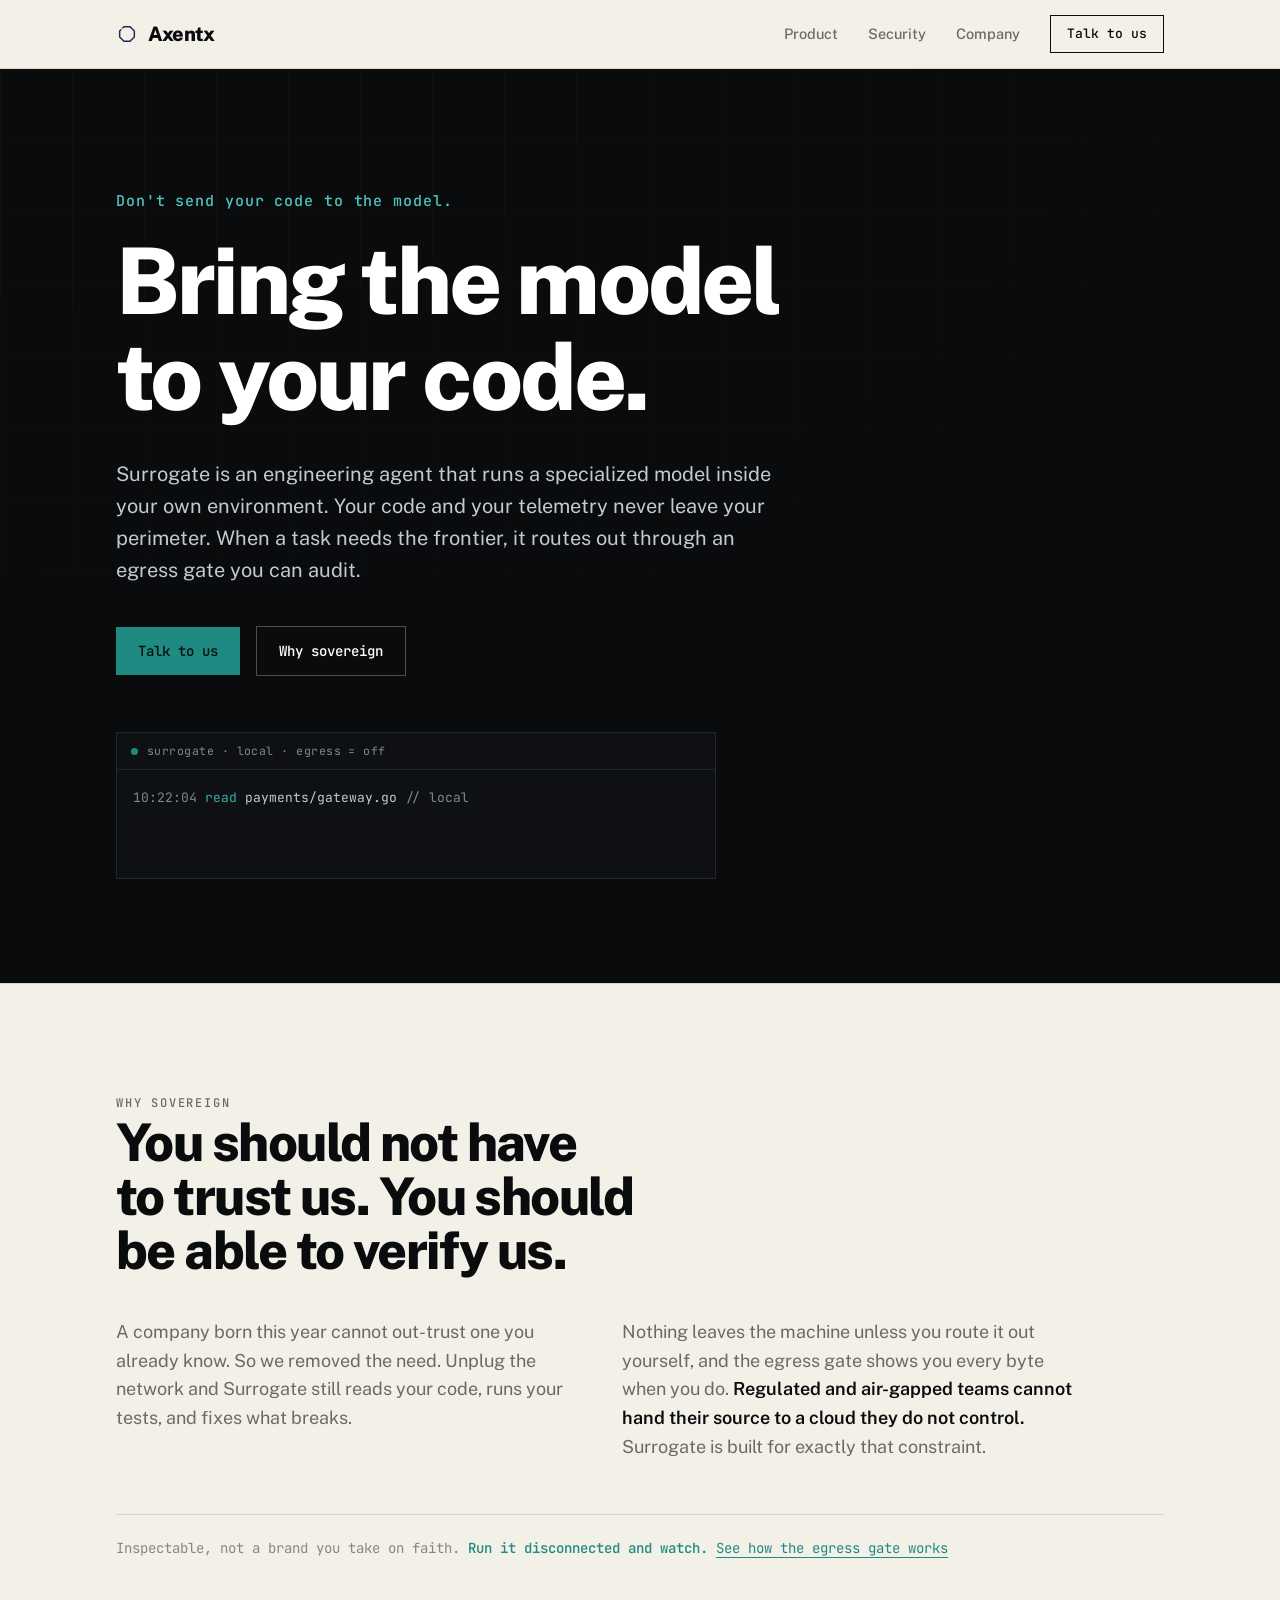
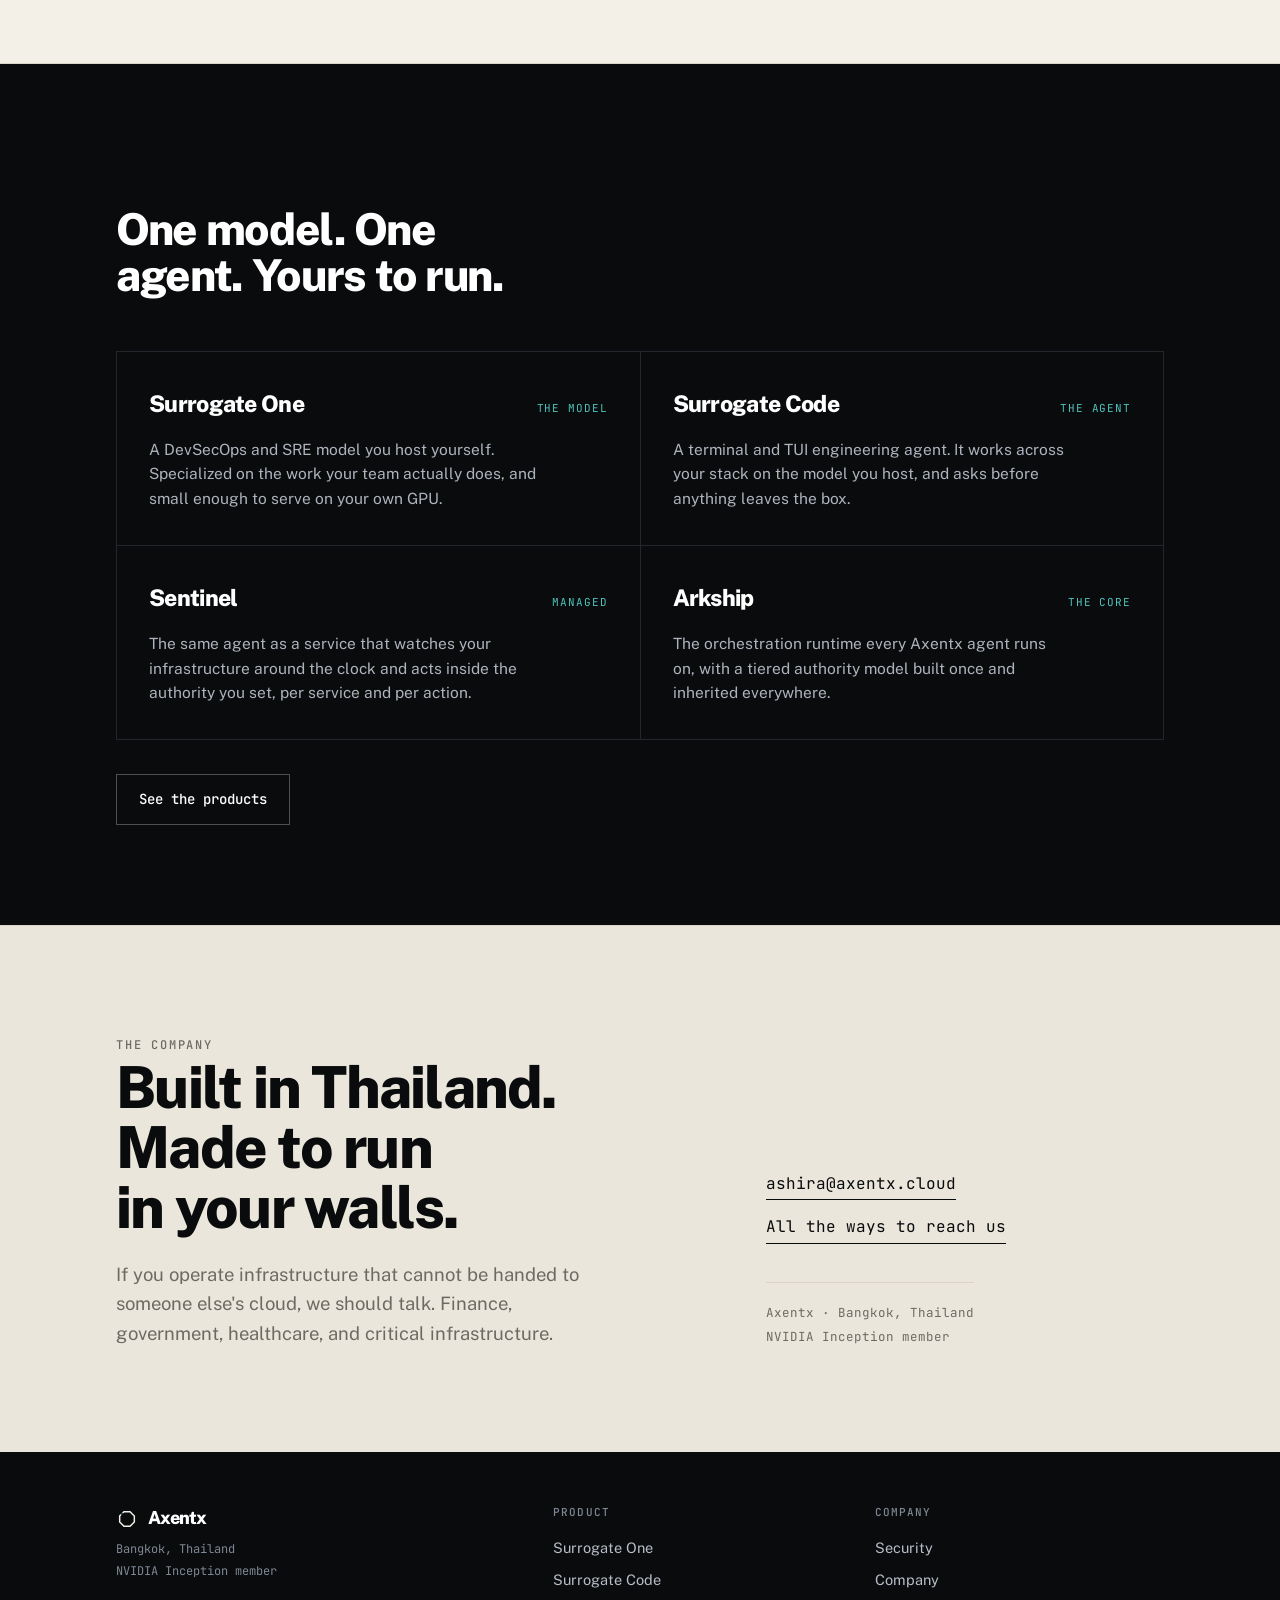
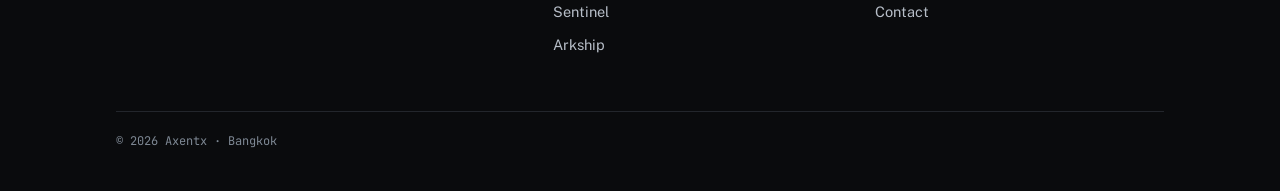
<file: index.html>
<!DOCTYPE html>
<html lang="en">
<head>
<meta charset="UTF-8">
<meta name="viewport" content="width=device-width, initial-scale=1.0">
<title>Axentx — sovereign AI for regulated engineering</title>
<meta name="description" content="Axentx builds Surrogate, an engineering agent that runs a specialized model inside your own environment. Your code and telemetry never leave your perimeter. Built in Thailand.">
<link rel="icon" href="favicon.svg" type="image/svg+xml">
<link rel="preconnect" href="https://fonts.googleapis.com">
<link rel="preconnect" href="https://fonts.gstatic.com" crossorigin>
<link href="https://fonts.googleapis.com/css2?family=Public+Sans:ital,wght@0,400;0,500;0,600;0,700;0,800;1,400&family=JetBrains+Mono:wght@400;500;700&display=swap" rel="stylesheet">
<link rel="stylesheet" href="style.css">
</head>
<body id="top">

<header>
  <div class="wrap nav">
    <a href="index.html" class="brand"><svg class="mk" viewBox="0 0 300 300" aria-hidden="true"><path d="M89.9 68.7 L108.58 50 L191.42 50 L250 108.58 L250 191.42 L191.42 250 L108.58 250 L50 191.42 L50 108.58 L68.7 89.9" fill="none" stroke="currentColor" stroke-width="20" stroke-linejoin="miter"/><rect x="71.29" y="71.29" width="16" height="16" transform="rotate(45 79.29 79.29)" fill="#1F8A82"/></svg>Axentx</a>
    <nav class="navlinks">
      <a href="product.html">Product</a>
      <a href="security.html">Security</a>
      <a href="company.html">Company</a>
      <a href="mailto:ashira@axentx.cloud" class="cta">Talk to us</a>
    </nav>
  </div>
</header>

<main>

  <div class="hero">
    <div class="wrap">
      <span class="kicker">Don't send your code to the model.</span>
      <h1>Bring the model to your code.</h1>
      <p class="lede">Surrogate is an engineering agent that runs a specialized model inside your own environment. Your code and your telemetry never leave your perimeter. When a task needs the frontier, it routes out through an egress gate you can audit.</p>
      <div class="acts">
        <a href="mailto:ashira@axentx.cloud?subject=Surrogate" class="btn primary">Talk to us</a>
        <a href="security.html" class="btn ghost">Why sovereign</a>
      </div>
      <div class="console">
        <div class="top"><span class="live"></span>surrogate · local · egress = off</div>
        <div class="body">
          <div><span class="d">10:22:04</span> <span class="c">read</span> payments/gateway.go <span class="d">// local</span></div>
          <div><span class="d">10:22:06</span> <span class="c">run</span> go test ./... <span class="g">passed</span> <span class="d">// local</span></div>
          <div><span class="d">10:22:09</span> <span class="c">egress</span> off <span class="w">· 0 bytes left this machine</span></div>
        </div>
      </div>
    </div>
  </div>

  <section class="why" id="why">
    <div class="wrap">
      <span class="kicker">Why sovereign</span>
      <h2>You should not have to trust us. You should be able to verify us.</h2>
      <div class="cols">
        <p>A company born this year cannot out-trust one you already know. So we removed the need. Unplug the network and Surrogate still reads your code, runs your tests, and fixes what breaks.</p>
        <p>Nothing leaves the machine unless you route it out yourself, and the egress gate shows you every byte when you do. <b>Regulated and air-gapped teams cannot hand their source to a cloud they do not control.</b> Surrogate is built for exactly that constraint.</p>
      </div>
      <div class="line">Inspectable, not a brand you take on faith. <b>Run it disconnected and watch.</b> <a href="security.html" style="color:var(--teal);border-bottom:1px solid var(--teal)">See how the egress gate works</a></div>
    </div>
  </section>

  <section class="build" id="build">
    <div class="wrap">
      <span class="kicker">What we build</span>
      <h2>One model. One agent. Yours to run.</h2>
      <div class="grid">
        <div class="cell"><div class="h"><span class="name">Surrogate One</span><span class="tag">The model</span></div><p>A DevSecOps and SRE model you host yourself. Specialized on the work your team actually does, and small enough to serve on your own GPU.</p></div>
        <div class="cell"><div class="h"><span class="name">Surrogate Code</span><span class="tag">The agent</span></div><p>A terminal and TUI engineering agent. It works across your stack on the model you host, and asks before anything leaves the box.</p></div>
        <div class="cell"><div class="h"><span class="name">Sentinel</span><span class="tag">Managed</span></div><p>The same agent as a service that watches your infrastructure around the clock and acts inside the authority you set, per service and per action.</p></div>
        <div class="cell"><div class="h"><span class="name">Arkship</span><span class="tag">The core</span></div><p>The orchestration runtime every Axentx agent runs on, with a tiered authority model built once and inherited everywhere.</p></div>
      </div>
      <div style="margin-top:34px"><a href="product.html" class="btn ghost">See the products</a></div>
    </div>
  </section>

  <section class="close" id="company">
    <div class="wrap">
      <div>
        <span class="kicker">The company</span>
        <h2>Built in Thailand. Made to run in your walls.</h2>
        <p>If you operate infrastructure that cannot be handed to someone else's cloud, we should talk. Finance, government, healthcare, and critical infrastructure.</p>
      </div>
      <div class="act">
        <a href="mailto:ashira@axentx.cloud" class="mail">ashira@axentx.cloud</a>
        <a href="contact.html" class="mail">All the ways to reach us</a>
        <div class="meta">Axentx &middot; Bangkok, Thailand<br>NVIDIA Inception member</div>
      </div>
    </div>
  </section>

</main>

<footer>
  <div class="wrap">
    <div>
      <a href="index.html" class="brand"><svg class="mk" viewBox="0 0 300 300" aria-hidden="true"><path d="M89.9 68.7 L108.58 50 L191.42 50 L250 108.58 L250 191.42 L191.42 250 L108.58 250 L50 191.42 L50 108.58 L68.7 89.9" fill="none" stroke="currentColor" stroke-width="20" stroke-linejoin="miter"/><rect x="71.29" y="71.29" width="16" height="16" transform="rotate(45 79.29 79.29)" fill="#1F8A82"/></svg>Axentx</a>
      <div class="fmeta">Bangkok, Thailand<br>NVIDIA Inception member</div>
    </div>
    <div class="fcol">
      <h4>Product</h4>
      <a href="product.html">Surrogate One</a>
      <a href="product.html">Surrogate Code</a>
      <a href="product.html">Sentinel</a>
      <a href="product.html">Arkship</a>
    </div>
    <div class="fcol">
      <h4>Company</h4>
      <a href="security.html">Security</a>
      <a href="company.html">Company</a>
      <a href="contact.html">Contact</a>
    </div>
    <div class="bottom">&copy; 2026 Axentx &middot; Bangkok</div>
  </div>
</footer>

<script src="anim.js" defer></script>
</body>
</html>
</file>
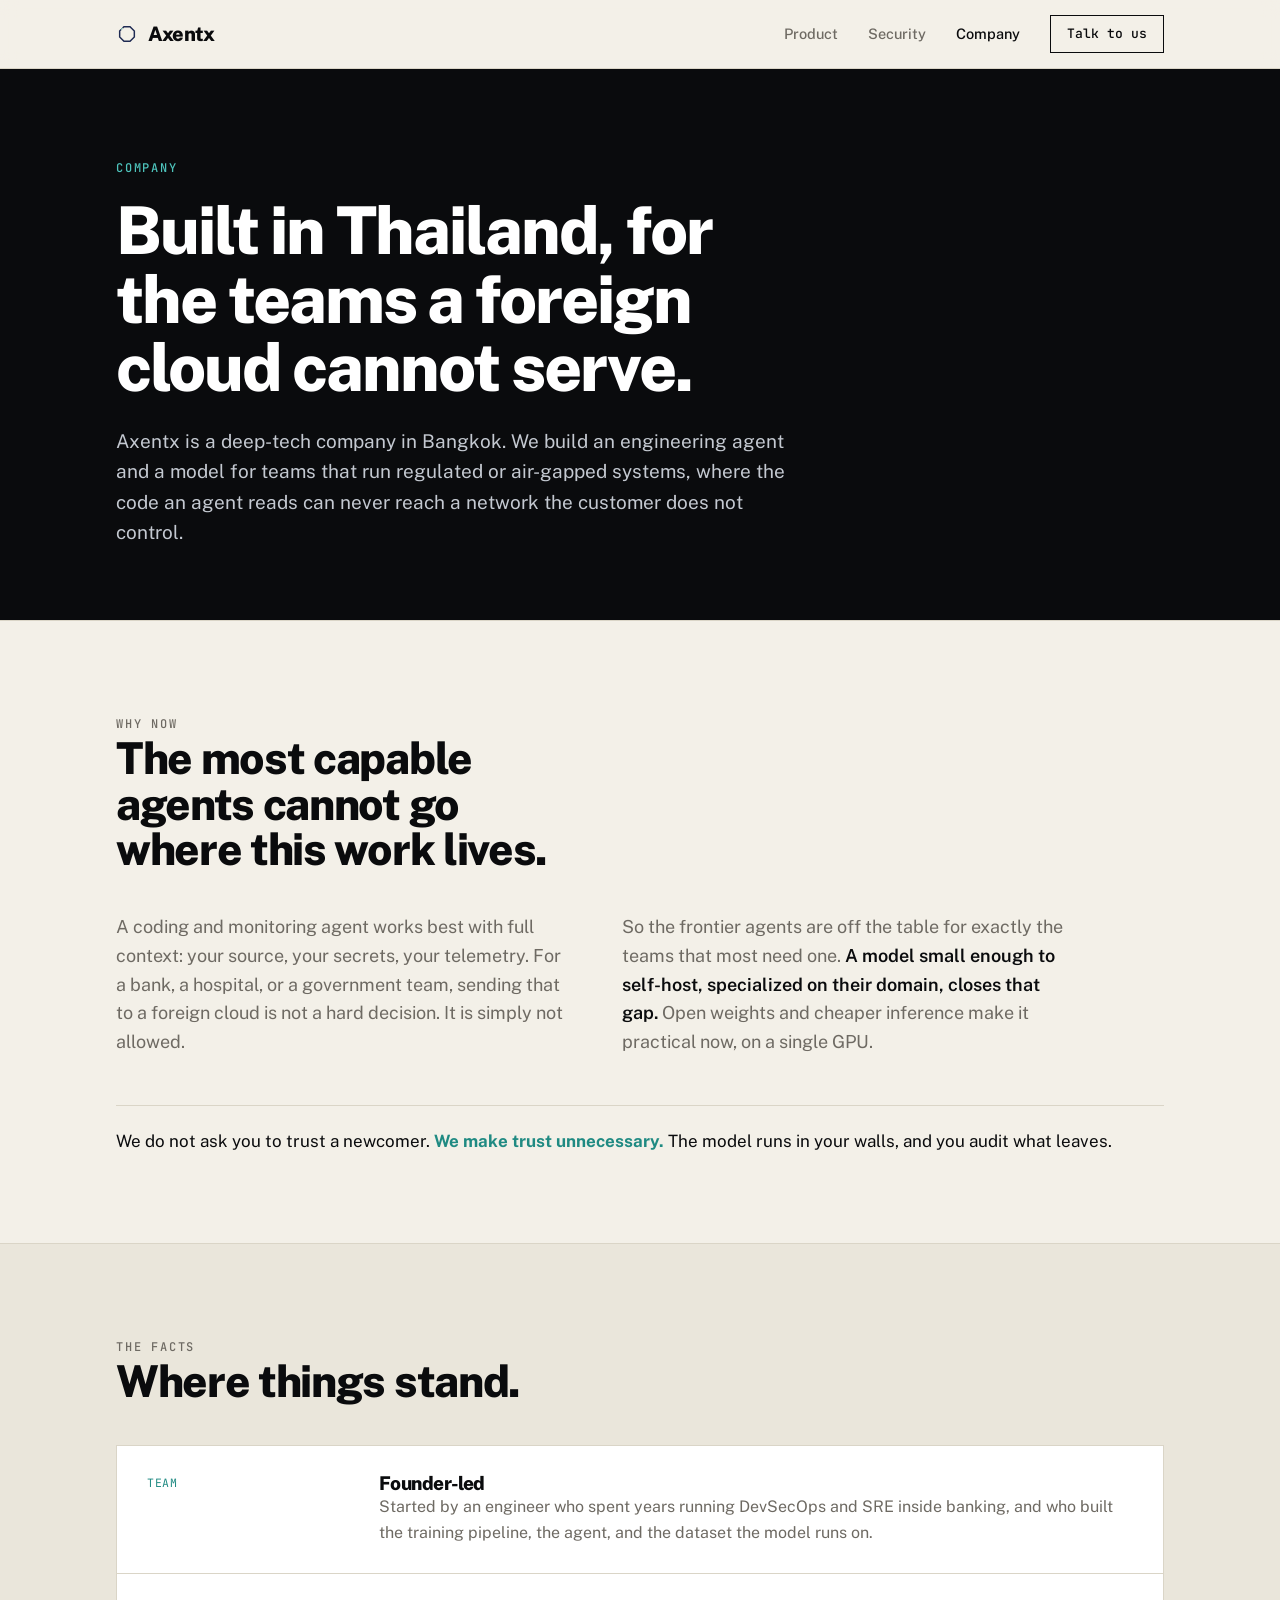
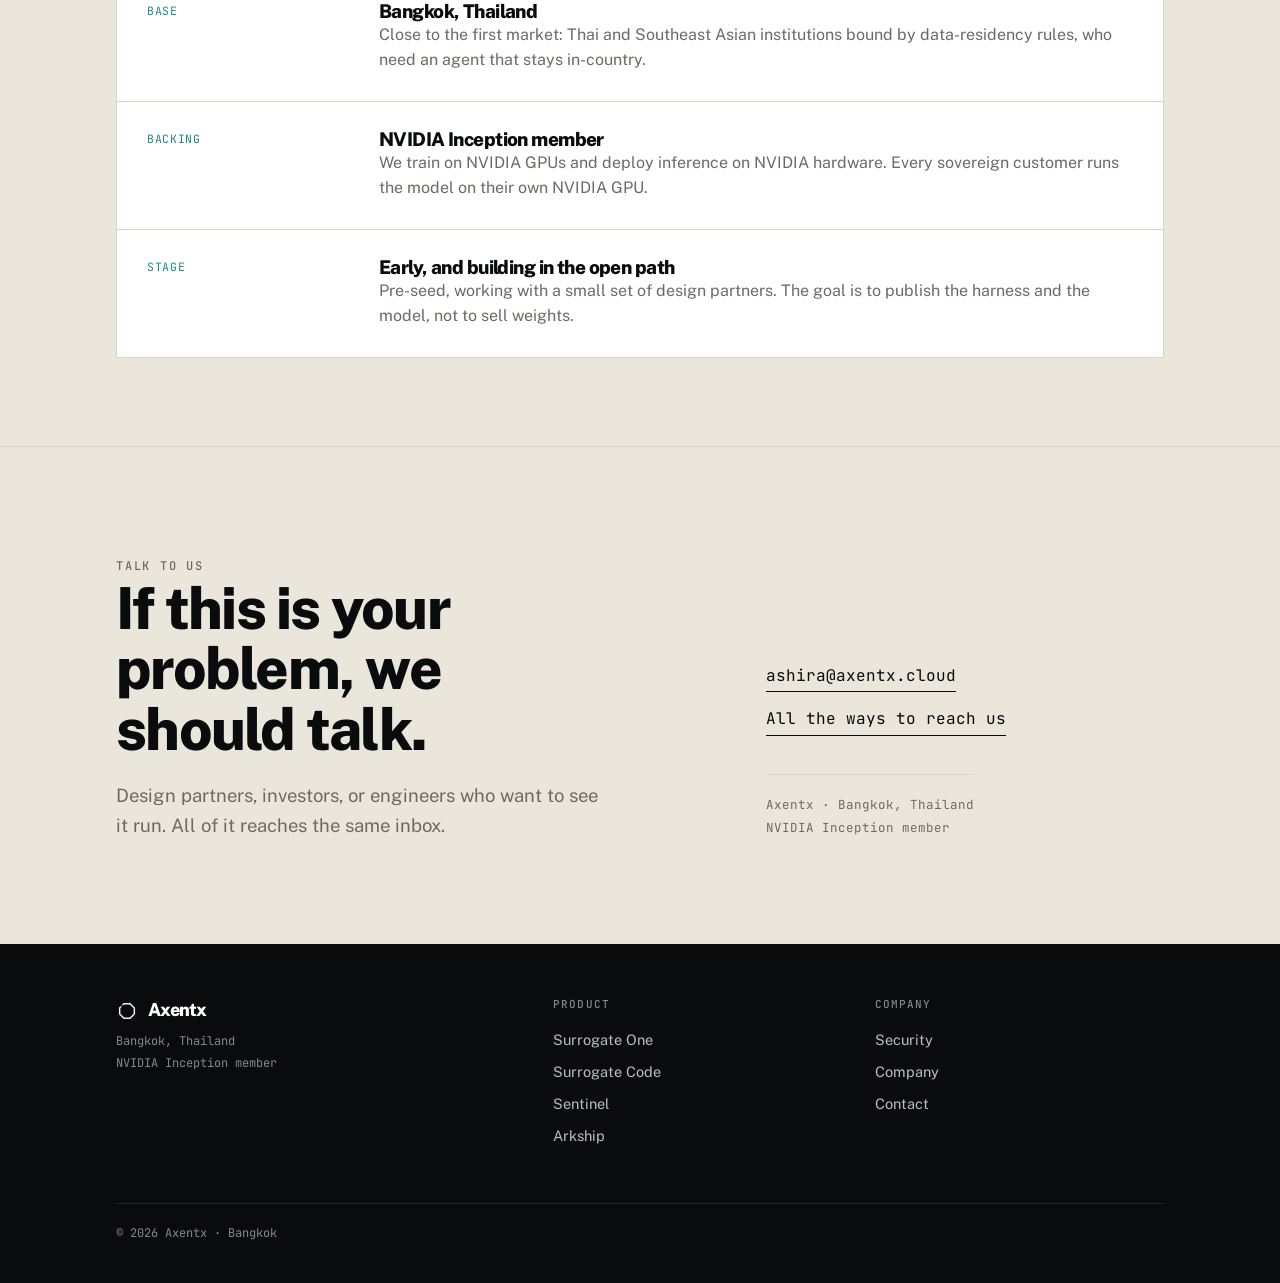
<file: company.html>
<!DOCTYPE html>
<html lang="en">
<head>
<meta charset="UTF-8">
<meta name="viewport" content="width=device-width, initial-scale=1.0">
<title>Company — Axentx</title>
<meta name="description" content="Axentx is a founder-led deep-tech company in Bangkok building sovereign AI for regulated engineering teams.">
<link rel="icon" href="favicon.svg" type="image/svg+xml">
<link rel="preconnect" href="https://fonts.googleapis.com"><link rel="preconnect" href="https://fonts.gstatic.com" crossorigin>
<link href="https://fonts.googleapis.com/css2?family=Public+Sans:ital,wght@0,400;0,500;0,600;0,700;0,800;1,400&family=JetBrains+Mono:wght@400;500;700&display=swap" rel="stylesheet">
<link rel="stylesheet" href="style.css">
</head>
<body>

<header>
  <div class="wrap nav">
    <a href="index.html" class="brand"><svg class="mk" viewBox="0 0 300 300" aria-hidden="true"><path d="M89.9 68.7 L108.58 50 L191.42 50 L250 108.58 L250 191.42 L191.42 250 L108.58 250 L50 191.42 L50 108.58 L68.7 89.9" fill="none" stroke="currentColor" stroke-width="20" stroke-linejoin="miter"/><rect x="71.29" y="71.29" width="16" height="16" transform="rotate(45 79.29 79.29)" fill="#1F8A82"/></svg>Axentx</a>
    <nav class="navlinks">
      <a href="product.html">Product</a>
      <a href="security.html">Security</a>
      <a href="company.html" class="on">Company</a>
      <a href="mailto:ashira@axentx.cloud" class="cta">Talk to us</a>
    </nav>
  </div>
</header>

<main>

  <div class="phero">
    <div class="wrap">
      <span class="kicker">Company</span>
      <h1>Built in Thailand, for the teams a foreign cloud cannot serve.</h1>
      <p>Axentx is a deep-tech company in Bangkok. We build an engineering agent and a model for teams that run regulated or air-gapped systems, where the code an agent reads can never reach a network the customer does not control.</p>
    </div>
  </div>

  <section class="sec">
    <div class="wrap">
      <span class="kicker">Why now</span>
      <h2>The most capable agents cannot go where this work lives.</h2>
      <div class="cols">
        <p>A coding and monitoring agent works best with full context: your source, your secrets, your telemetry. For a bank, a hospital, or a government team, sending that to a foreign cloud is not a hard decision. It is simply not allowed.</p>
        <p>So the frontier agents are off the table for exactly the teams that most need one. <b>A model small enough to self-host, specialized on their domain, closes that gap.</b> Open weights and cheaper inference make it practical now, on a single GPU.</p>
      </div>
      <div class="why line" style="border-top:1px solid var(--line);margin-top:48px;padding-top:22px">We do not ask you to trust a newcomer. <b style="color:var(--teal)">We make trust unnecessary.</b> The model runs in your walls, and you audit what leaves.</div>
    </div>
  </section>

  <section class="sec alt">
    <div class="wrap">
      <span class="kicker">The facts</span>
      <h2>Where things stand.</h2>
      <div class="slist">
        <div class="srow"><div class="pk">Team</div><div><h3>Founder-led</h3><p>Started by an engineer who spent years running DevSecOps and SRE inside banking, and who built the training pipeline, the agent, and the dataset the model runs on.</p></div></div>
        <div class="srow"><div class="pk">Base</div><div><h3>Bangkok, Thailand</h3><p>Close to the first market: Thai and Southeast Asian institutions bound by data-residency rules, who need an agent that stays in-country.</p></div></div>
        <div class="srow"><div class="pk">Backing</div><div><h3>NVIDIA Inception member</h3><p>We train on NVIDIA GPUs and deploy inference on NVIDIA hardware. Every sovereign customer runs the model on their own NVIDIA GPU.</p></div></div>
        <div class="srow"><div class="pk">Stage</div><div><h3>Early, and building in the open path</h3><p>Pre-seed, working with a small set of design partners. The goal is to publish the harness and the model, not to sell weights.</p></div></div>
      </div>
    </div>
  </section>

  <section class="close">
    <div class="wrap">
      <div>
        <span class="kicker">Talk to us</span>
        <h2>If this is your problem, we should talk.</h2>
        <p>Design partners, investors, or engineers who want to see it run. All of it reaches the same inbox.</p>
      </div>
      <div class="act">
        <a href="mailto:ashira@axentx.cloud" class="mail">ashira@axentx.cloud</a>
        <a href="contact.html" class="mail">All the ways to reach us</a>
        <div class="meta">Axentx &middot; Bangkok, Thailand<br>NVIDIA Inception member</div>
      </div>
    </div>
  </section>

</main>

<footer>
  <div class="wrap">
    <div>
      <a href="index.html" class="brand"><svg class="mk" viewBox="0 0 300 300" aria-hidden="true"><path d="M89.9 68.7 L108.58 50 L191.42 50 L250 108.58 L250 191.42 L191.42 250 L108.58 250 L50 191.42 L50 108.58 L68.7 89.9" fill="none" stroke="currentColor" stroke-width="20" stroke-linejoin="miter"/><rect x="71.29" y="71.29" width="16" height="16" transform="rotate(45 79.29 79.29)" fill="#1F8A82"/></svg>Axentx</a>
      <div class="fmeta">Bangkok, Thailand<br>NVIDIA Inception member</div>
    </div>
    <div class="fcol"><h4>Product</h4><a href="product.html">Surrogate One</a><a href="product.html">Surrogate Code</a><a href="product.html">Sentinel</a><a href="product.html">Arkship</a></div>
    <div class="fcol"><h4>Company</h4><a href="security.html">Security</a><a href="company.html">Company</a><a href="contact.html">Contact</a></div>
    <div class="bottom">&copy; 2026 Axentx &middot; Bangkok</div>
  </div>
</footer>

<script src="anim.js" defer></script>
</body>
</html>
</file>
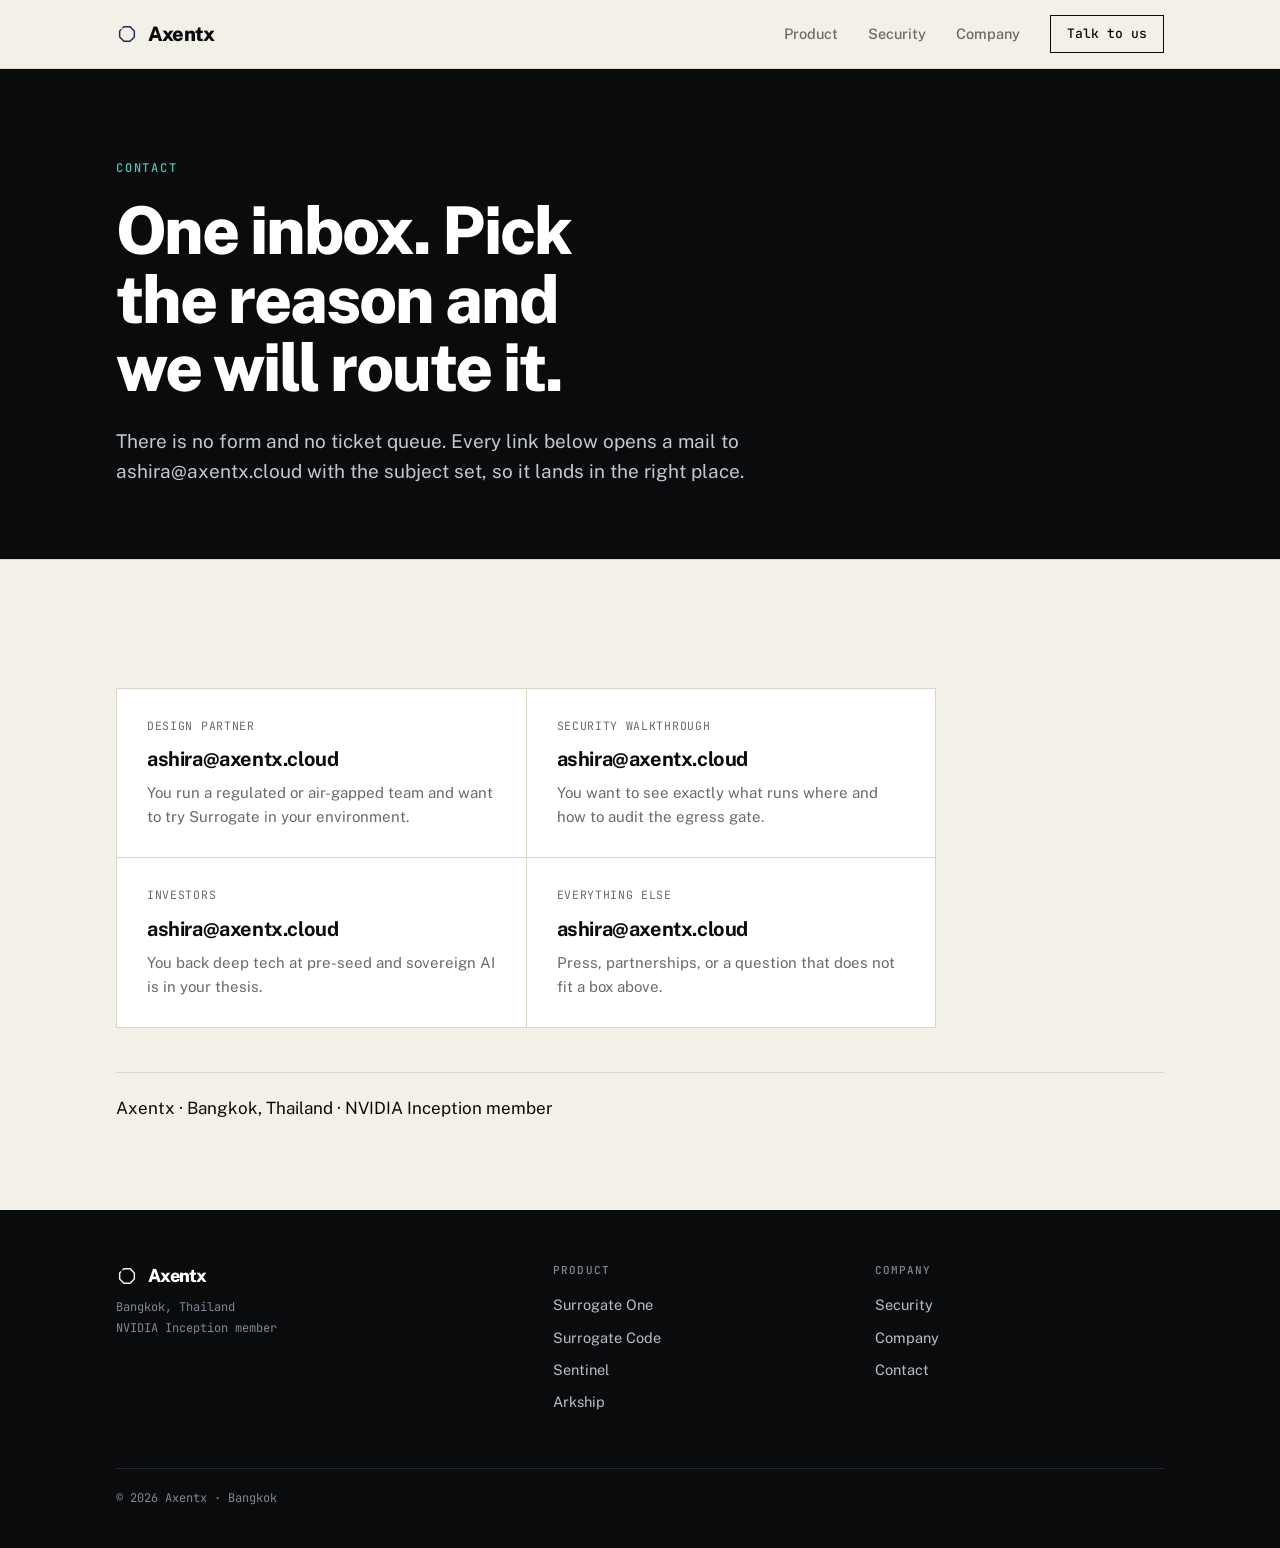
<file: contact.html>
<!DOCTYPE html>
<html lang="en">
<head>
<meta charset="UTF-8">
<meta name="viewport" content="width=device-width, initial-scale=1.0">
<title>Contact — Axentx</title>
<meta name="description" content="Reach Axentx: design partners, security walkthroughs, investors, or general questions. All at ashira@axentx.cloud.">
<link rel="icon" href="favicon.svg" type="image/svg+xml">
<link rel="preconnect" href="https://fonts.googleapis.com"><link rel="preconnect" href="https://fonts.gstatic.com" crossorigin>
<link href="https://fonts.googleapis.com/css2?family=Public+Sans:ital,wght@0,400;0,500;0,600;0,700;0,800;1,400&family=JetBrains+Mono:wght@400;500;700&display=swap" rel="stylesheet">
<link rel="stylesheet" href="style.css">
</head>
<body>

<header>
  <div class="wrap nav">
    <a href="index.html" class="brand"><svg class="mk" viewBox="0 0 300 300" aria-hidden="true"><path d="M89.9 68.7 L108.58 50 L191.42 50 L250 108.58 L250 191.42 L191.42 250 L108.58 250 L50 191.42 L50 108.58 L68.7 89.9" fill="none" stroke="currentColor" stroke-width="20" stroke-linejoin="miter"/><rect x="71.29" y="71.29" width="16" height="16" transform="rotate(45 79.29 79.29)" fill="#1F8A82"/></svg>Axentx</a>
    <nav class="navlinks">
      <a href="product.html">Product</a>
      <a href="security.html">Security</a>
      <a href="company.html">Company</a>
      <a href="mailto:ashira@axentx.cloud" class="cta">Talk to us</a>
    </nav>
  </div>
</header>

<main>

  <div class="phero">
    <div class="wrap">
      <span class="kicker">Contact</span>
      <h1>One inbox. Pick the reason and we will route it.</h1>
      <p>There is no form and no ticket queue. Every link below opens a mail to ashira@axentx.cloud with the subject set, so it lands in the right place.</p>
    </div>
  </div>

  <section class="sec">
    <div class="wrap">
      <div class="clist">
        <div class="crow"><div class="pk">Design partner</div><a href="mailto:ashira@axentx.cloud?subject=Design%20partner">ashira@axentx.cloud</a><p>You run a regulated or air-gapped team and want to try Surrogate in your environment.</p></div>
        <div class="crow"><div class="pk">Security walkthrough</div><a href="mailto:ashira@axentx.cloud?subject=Security%20review">ashira@axentx.cloud</a><p>You want to see exactly what runs where and how to audit the egress gate.</p></div>
        <div class="crow"><div class="pk">Investors</div><a href="mailto:ashira@axentx.cloud?subject=Investor">ashira@axentx.cloud</a><p>You back deep tech at pre-seed and sovereign AI is in your thesis.</p></div>
        <div class="crow"><div class="pk">Everything else</div><a href="mailto:ashira@axentx.cloud?subject=Hello">ashira@axentx.cloud</a><p>Press, partnerships, or a question that does not fit a box above.</p></div>
      </div>
      <div class="why line" style="border-top:1px solid var(--line);margin-top:44px;padding-top:22px">Axentx &middot; Bangkok, Thailand &middot; NVIDIA Inception member</div>
    </div>
  </section>

</main>

<footer>
  <div class="wrap">
    <div>
      <a href="index.html" class="brand"><svg class="mk" viewBox="0 0 300 300" aria-hidden="true"><path d="M89.9 68.7 L108.58 50 L191.42 50 L250 108.58 L250 191.42 L191.42 250 L108.58 250 L50 191.42 L50 108.58 L68.7 89.9" fill="none" stroke="currentColor" stroke-width="20" stroke-linejoin="miter"/><rect x="71.29" y="71.29" width="16" height="16" transform="rotate(45 79.29 79.29)" fill="#1F8A82"/></svg>Axentx</a>
      <div class="fmeta">Bangkok, Thailand<br>NVIDIA Inception member</div>
    </div>
    <div class="fcol"><h4>Product</h4><a href="product.html">Surrogate One</a><a href="product.html">Surrogate Code</a><a href="product.html">Sentinel</a><a href="product.html">Arkship</a></div>
    <div class="fcol"><h4>Company</h4><a href="security.html">Security</a><a href="company.html">Company</a><a href="contact.html">Contact</a></div>
    <div class="bottom">&copy; 2026 Axentx &middot; Bangkok</div>
  </div>
</footer>

<script src="anim.js" defer></script>
</body>
</html>
</file>
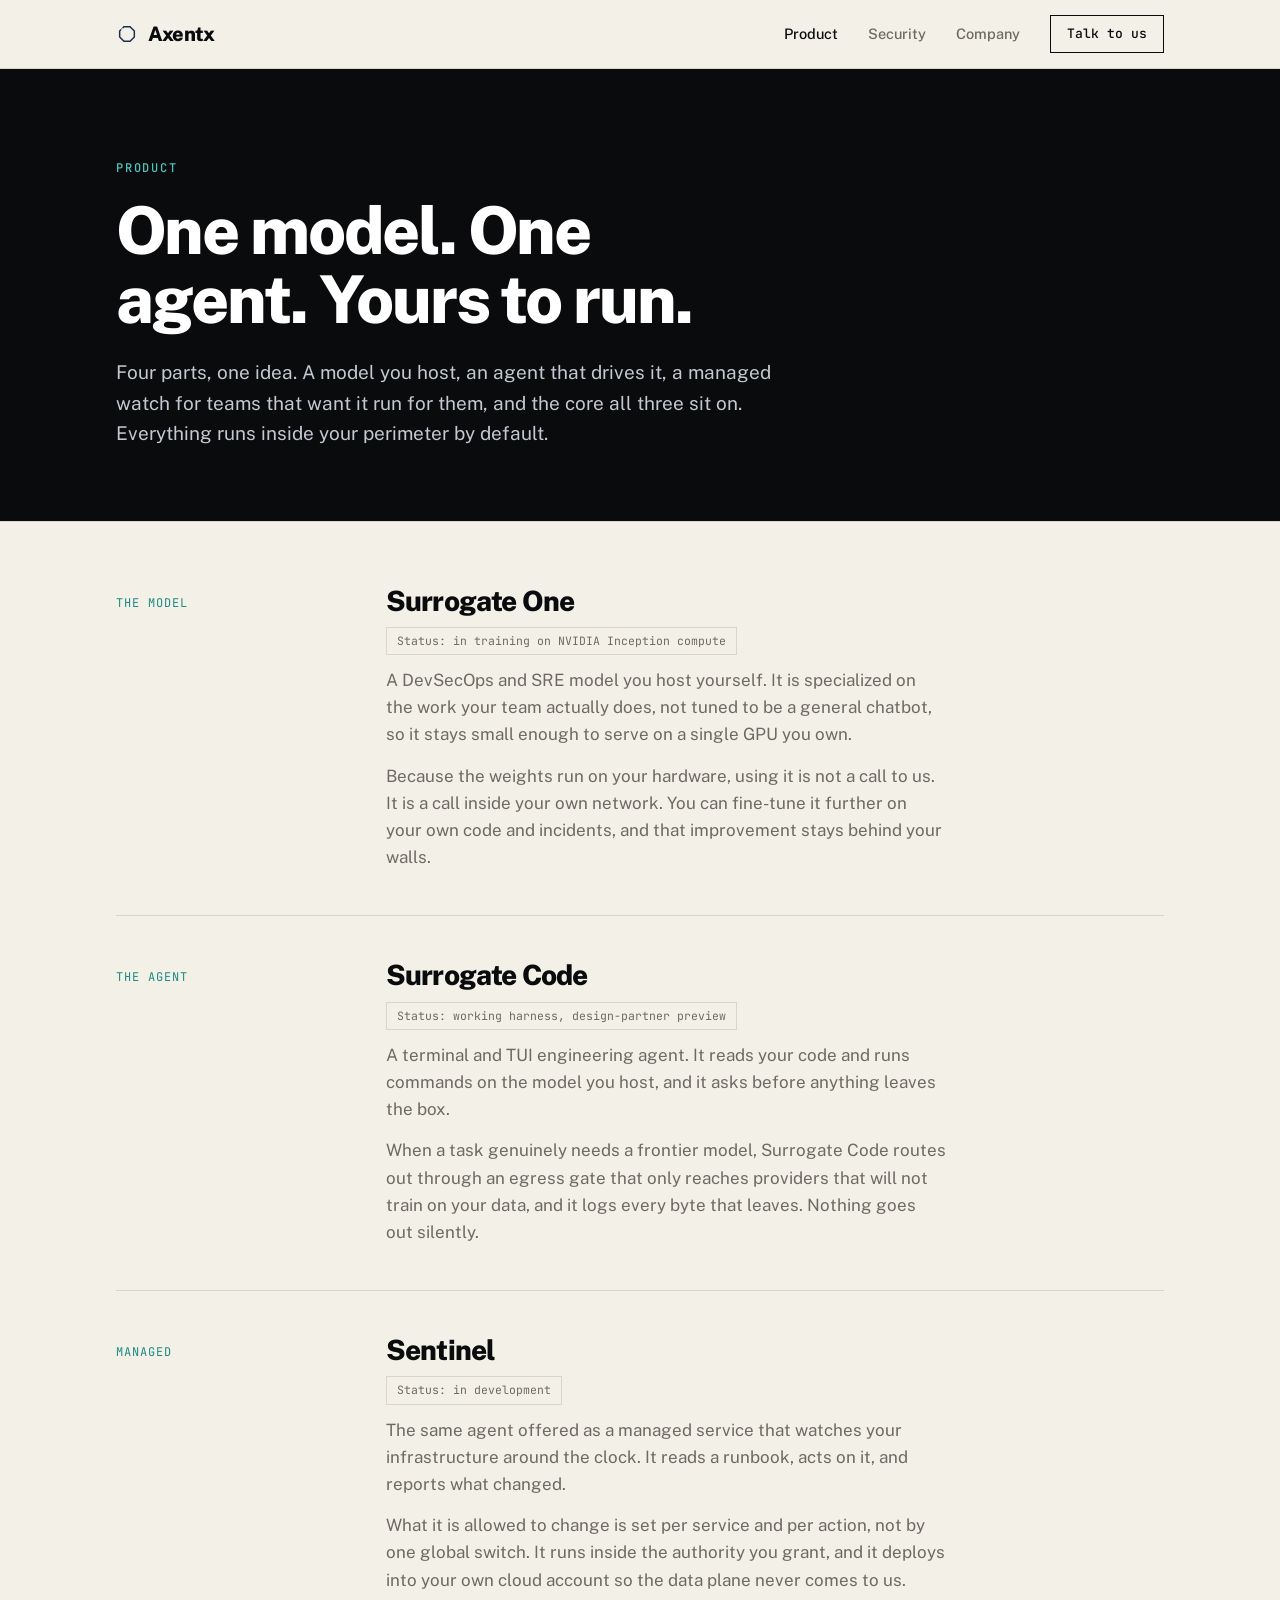
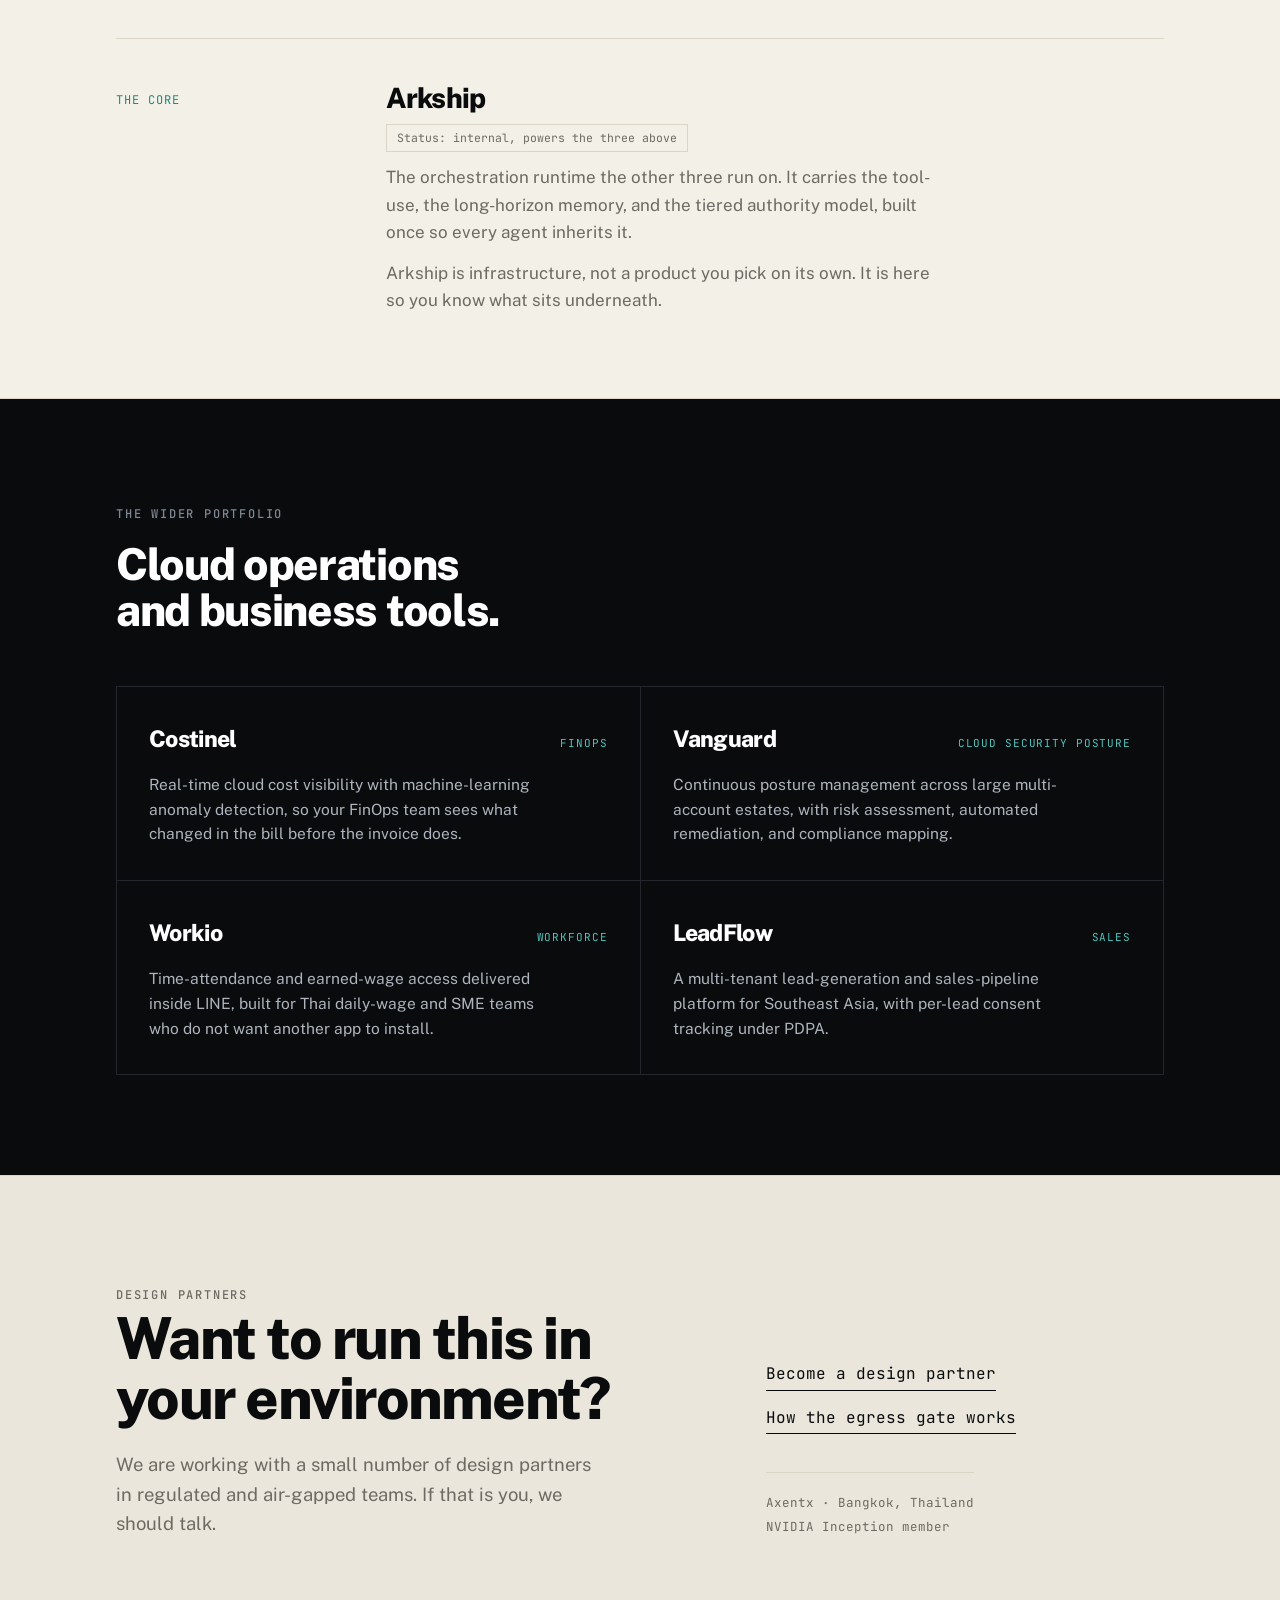
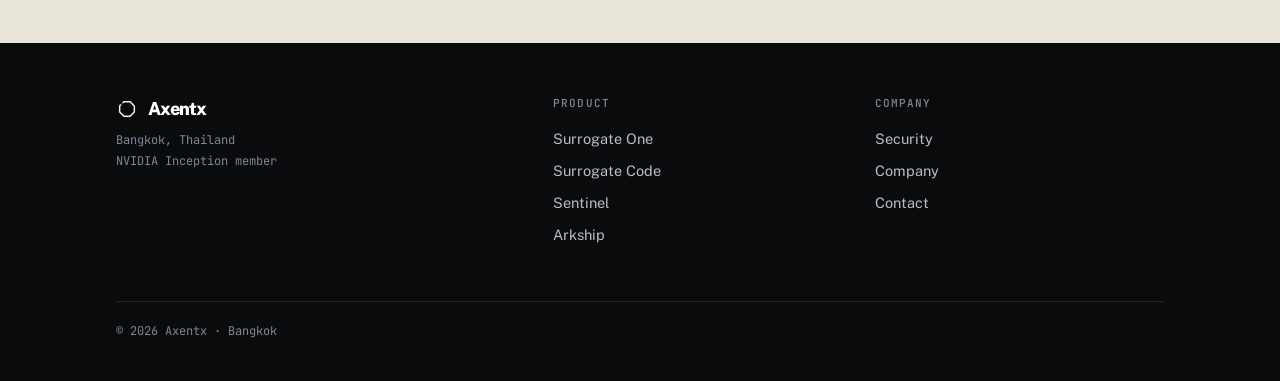
<file: product.html>
<!DOCTYPE html>
<html lang="en">
<head>
<meta charset="UTF-8">
<meta name="viewport" content="width=device-width, initial-scale=1.0">
<title>Product — Axentx</title>
<meta name="description" content="Surrogate One, Surrogate Code, Sentinel, and Arkship. One self-hosted model, one engineering agent, a managed watch, and the core they run on.">
<link rel="icon" href="favicon.svg" type="image/svg+xml">
<link rel="preconnect" href="https://fonts.googleapis.com"><link rel="preconnect" href="https://fonts.gstatic.com" crossorigin>
<link href="https://fonts.googleapis.com/css2?family=Public+Sans:ital,wght@0,400;0,500;0,600;0,700;0,800;1,400&family=JetBrains+Mono:wght@400;500;700&display=swap" rel="stylesheet">
<link rel="stylesheet" href="style.css">
</head>
<body>

<header>
  <div class="wrap nav">
    <a href="index.html" class="brand"><svg class="mk" viewBox="0 0 300 300" aria-hidden="true"><path d="M89.9 68.7 L108.58 50 L191.42 50 L250 108.58 L250 191.42 L191.42 250 L108.58 250 L50 191.42 L50 108.58 L68.7 89.9" fill="none" stroke="currentColor" stroke-width="20" stroke-linejoin="miter"/><rect x="71.29" y="71.29" width="16" height="16" transform="rotate(45 79.29 79.29)" fill="#1F8A82"/></svg>Axentx</a>
    <nav class="navlinks">
      <a href="product.html" class="on">Product</a>
      <a href="security.html">Security</a>
      <a href="company.html">Company</a>
      <a href="mailto:ashira@axentx.cloud" class="cta">Talk to us</a>
    </nav>
  </div>
</header>

<main>

  <div class="phero">
    <div class="wrap">
      <span class="kicker">Product</span>
      <h1>One model. One agent. Yours to run.</h1>
      <p>Four parts, one idea. A model you host, an agent that drives it, a managed watch for teams that want it run for them, and the core all three sit on. Everything runs inside your perimeter by default.</p>
    </div>
  </div>

  <section class="pdetail">
    <div class="wrap">

      <div class="prow">
        <div><div class="pk">The model</div></div>
        <div>
          <h3>Surrogate One</h3>
          <div class="st">Status: in training on NVIDIA Inception compute</div>
          <p>A DevSecOps and SRE model you host yourself. It is specialized on the work your team actually does, not tuned to be a general chatbot, so it stays small enough to serve on a single GPU you own.</p>
          <p>Because the weights run on your hardware, using it is not a call to us. It is a call inside your own network. You can fine-tune it further on your own code and incidents, and that improvement stays behind your walls.</p>
        </div>
      </div>

      <div class="prow">
        <div><div class="pk">The agent</div></div>
        <div>
          <h3>Surrogate Code</h3>
          <div class="st">Status: working harness, design-partner preview</div>
          <p>A terminal and TUI engineering agent. It reads your code and runs commands on the model you host, and it asks before anything leaves the box.</p>
          <p>When a task genuinely needs a frontier model, Surrogate Code routes out through an egress gate that only reaches providers that will not train on your data, and it logs every byte that leaves. Nothing goes out silently.</p>
        </div>
      </div>

      <div class="prow">
        <div><div class="pk">Managed</div></div>
        <div>
          <h3>Sentinel</h3>
          <div class="st">Status: in development</div>
          <p>The same agent offered as a managed service that watches your infrastructure around the clock. It reads a runbook, acts on it, and reports what changed.</p>
          <p>What it is allowed to change is set per service and per action, not by one global switch. It runs inside the authority you grant, and it deploys into your own cloud account so the data plane never comes to us.</p>
        </div>
      </div>

      <div class="prow">
        <div><div class="pk">The core</div></div>
        <div>
          <h3>Arkship</h3>
          <div class="st">Status: internal, powers the three above</div>
          <p>The orchestration runtime the other three run on. It carries the tool-use, the long-horizon memory, and the tiered authority model, built once so every agent inherits it.</p>
          <p>Arkship is infrastructure, not a product you pick on its own. It is here so you know what sits underneath.</p>
        </div>
      </div>

    </div>
  </section>

  <section class="build">
    <div class="wrap">
      <span class="kicker">The wider portfolio</span>
      <h2>Cloud operations and business tools.</h2>
      <div class="grid">
        <div class="cell"><div class="h"><span class="name">Costinel</span><span class="tag">FinOps</span></div><p>Real-time cloud cost visibility with machine-learning anomaly detection, so your FinOps team sees what changed in the bill before the invoice does.</p></div>
        <div class="cell"><div class="h"><span class="name">Vanguard</span><span class="tag">Cloud security posture</span></div><p>Continuous posture management across large multi-account estates, with risk assessment, automated remediation, and compliance mapping.</p></div>
        <div class="cell"><div class="h"><span class="name">Workio</span><span class="tag">Workforce</span></div><p>Time-attendance and earned-wage access delivered inside LINE, built for Thai daily-wage and SME teams who do not want another app to install.</p></div>
        <div class="cell"><div class="h"><span class="name">LeadFlow</span><span class="tag">Sales</span></div><p>A multi-tenant lead-generation and sales-pipeline platform for Southeast Asia, with per-lead consent tracking under PDPA.</p></div>
      </div>
    </div>
  </section>

  <section class="close">
    <div class="wrap">
      <div>
        <span class="kicker">Design partners</span>
        <h2>Want to run this in your environment?</h2>
        <p>We are working with a small number of design partners in regulated and air-gapped teams. If that is you, we should talk.</p>
      </div>
      <div class="act">
        <a href="mailto:ashira@axentx.cloud?subject=Design%20partner" class="mail">Become a design partner</a>
        <a href="security.html" class="mail">How the egress gate works</a>
        <div class="meta">Axentx &middot; Bangkok, Thailand<br>NVIDIA Inception member</div>
      </div>
    </div>
  </section>

</main>

<footer>
  <div class="wrap">
    <div>
      <a href="index.html" class="brand"><svg class="mk" viewBox="0 0 300 300" aria-hidden="true"><path d="M89.9 68.7 L108.58 50 L191.42 50 L250 108.58 L250 191.42 L191.42 250 L108.58 250 L50 191.42 L50 108.58 L68.7 89.9" fill="none" stroke="currentColor" stroke-width="20" stroke-linejoin="miter"/><rect x="71.29" y="71.29" width="16" height="16" transform="rotate(45 79.29 79.29)" fill="#1F8A82"/></svg>Axentx</a>
      <div class="fmeta">Bangkok, Thailand<br>NVIDIA Inception member</div>
    </div>
    <div class="fcol"><h4>Product</h4><a href="product.html">Surrogate One</a><a href="product.html">Surrogate Code</a><a href="product.html">Sentinel</a><a href="product.html">Arkship</a></div>
    <div class="fcol"><h4>Company</h4><a href="security.html">Security</a><a href="company.html">Company</a><a href="contact.html">Contact</a></div>
    <div class="bottom">&copy; 2026 Axentx &middot; Bangkok</div>
  </div>
</footer>

<script src="anim.js" defer></script>
</body>
</html>
</file>
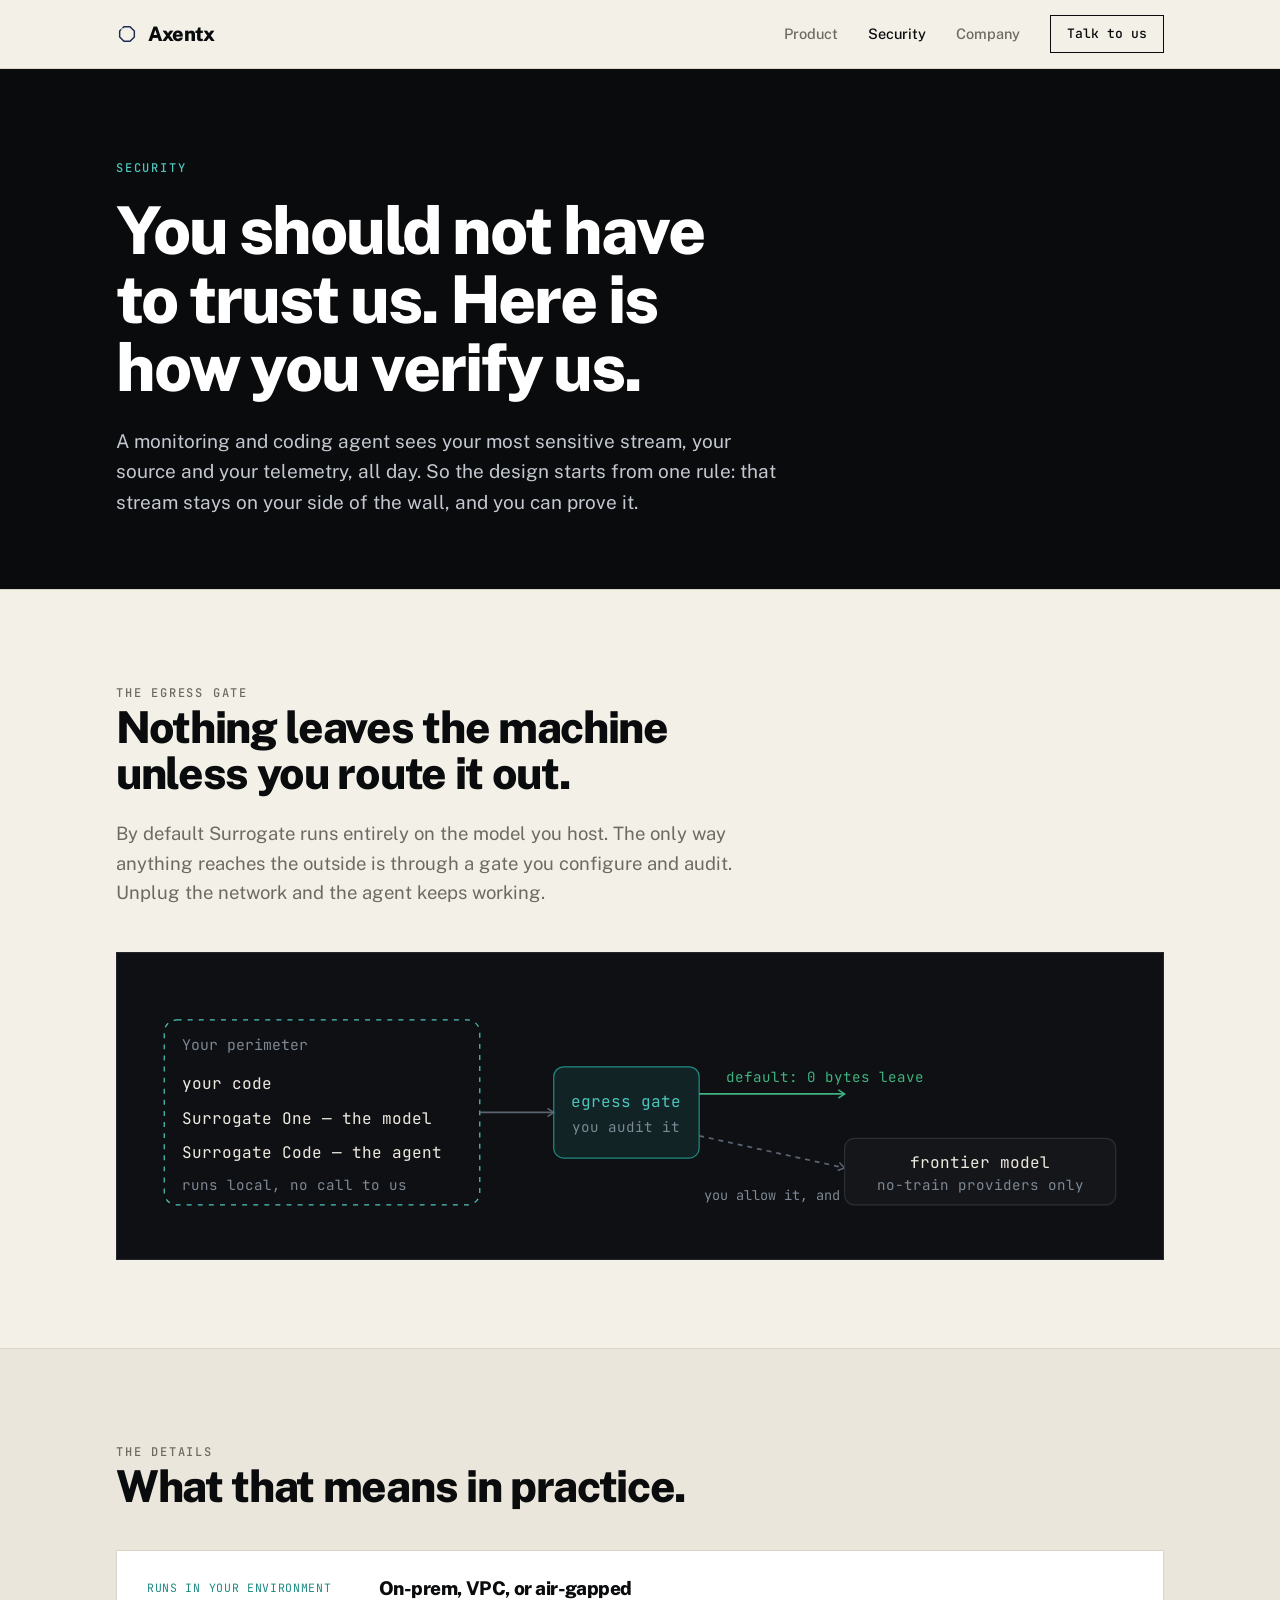
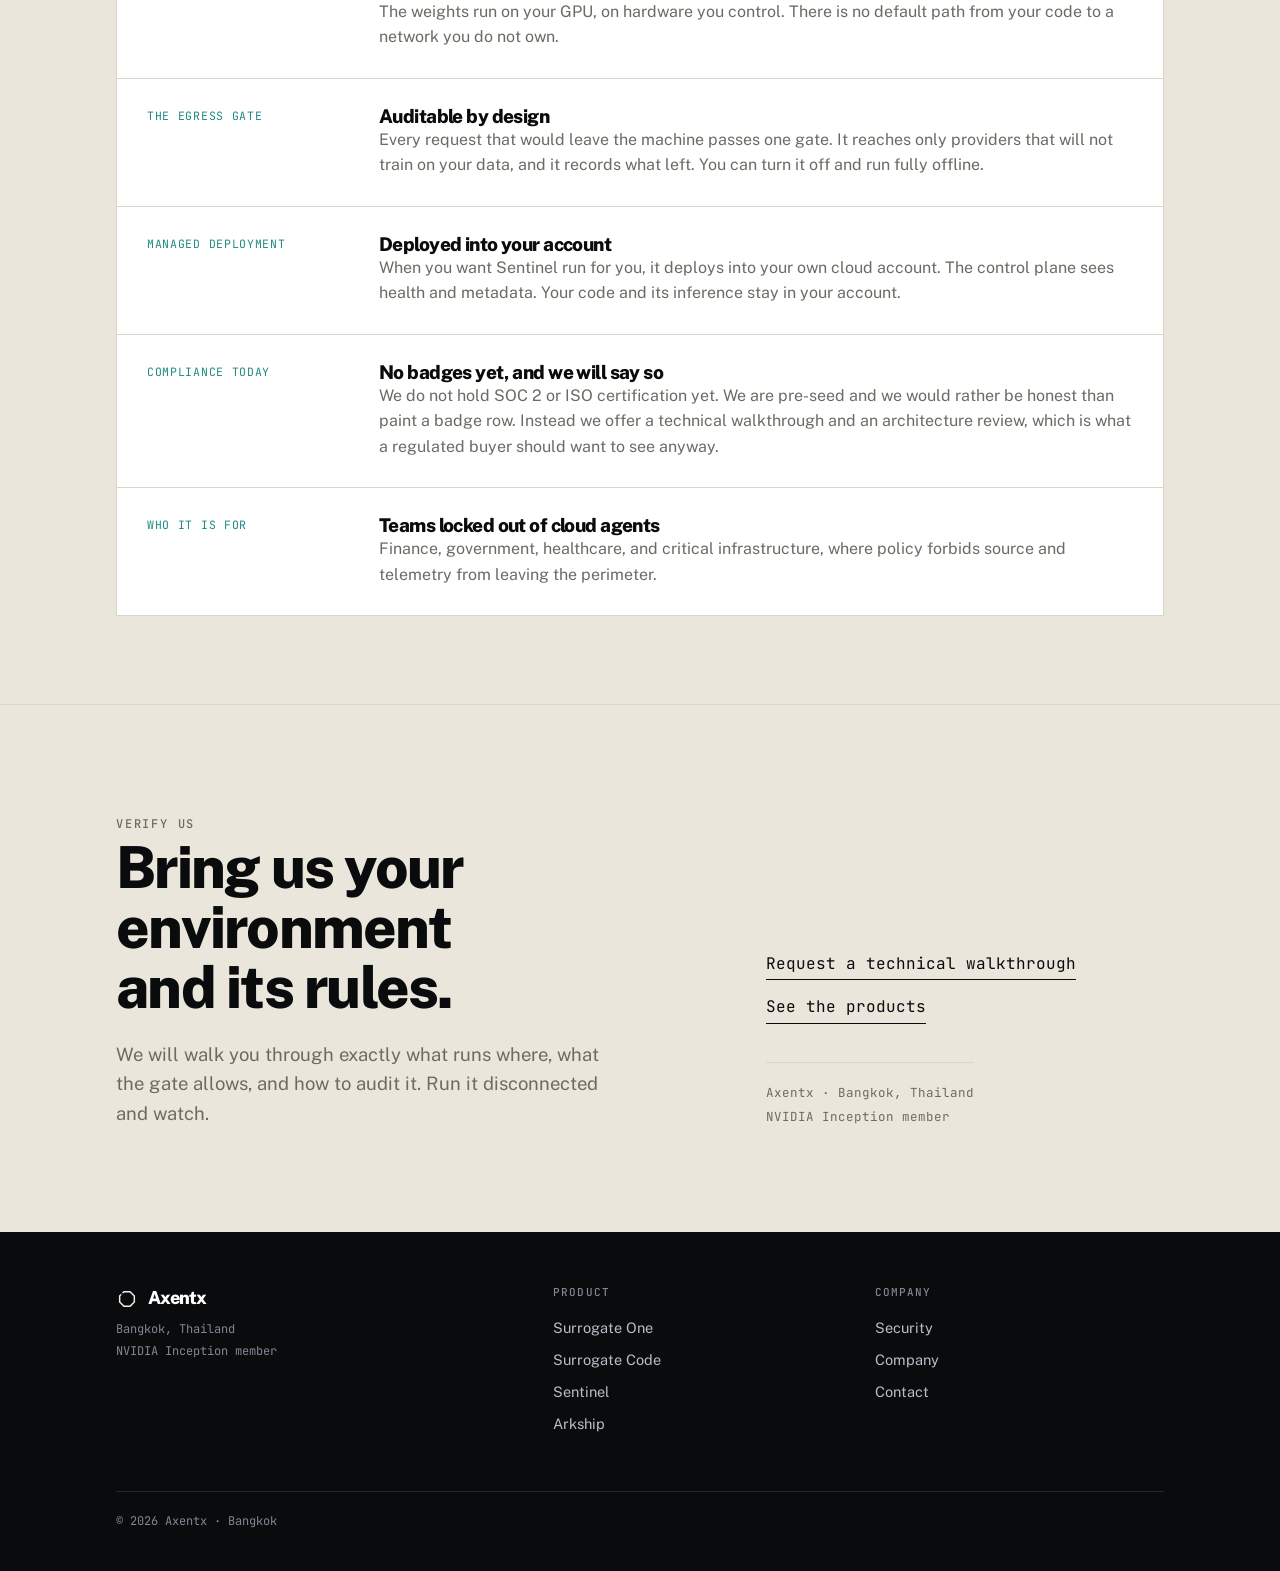
<file: security.html>
<!DOCTYPE html>
<html lang="en">
<head>
<meta charset="UTF-8">
<meta name="viewport" content="width=device-width, initial-scale=1.0">
<title>Security — Axentx</title>
<meta name="description" content="How Surrogate keeps your code inside your perimeter: the egress gate, the deployment model, and an honest account of where compliance stands today.">
<link rel="icon" href="favicon.svg" type="image/svg+xml">
<link rel="preconnect" href="https://fonts.googleapis.com"><link rel="preconnect" href="https://fonts.gstatic.com" crossorigin>
<link href="https://fonts.googleapis.com/css2?family=Public+Sans:ital,wght@0,400;0,500;0,600;0,700;0,800;1,400&family=JetBrains+Mono:wght@400;500;700&display=swap" rel="stylesheet">
<link rel="stylesheet" href="style.css">
</head>
<body>

<header>
  <div class="wrap nav">
    <a href="index.html" class="brand"><svg class="mk" viewBox="0 0 300 300" aria-hidden="true"><path d="M89.9 68.7 L108.58 50 L191.42 50 L250 108.58 L250 191.42 L191.42 250 L108.58 250 L50 191.42 L50 108.58 L68.7 89.9" fill="none" stroke="currentColor" stroke-width="20" stroke-linejoin="miter"/><rect x="71.29" y="71.29" width="16" height="16" transform="rotate(45 79.29 79.29)" fill="#1F8A82"/></svg>Axentx</a>
    <nav class="navlinks">
      <a href="product.html">Product</a>
      <a href="security.html" class="on">Security</a>
      <a href="company.html">Company</a>
      <a href="mailto:ashira@axentx.cloud" class="cta">Talk to us</a>
    </nav>
  </div>
</header>

<main>

  <div class="phero">
    <div class="wrap">
      <span class="kicker">Security</span>
      <h1>You should not have to trust us. Here is how you verify us.</h1>
      <p>A monitoring and coding agent sees your most sensitive stream, your source and your telemetry, all day. So the design starts from one rule: that stream stays on your side of the wall, and you can prove it.</p>
    </div>
  </div>

  <section class="sec">
    <div class="wrap">
      <span class="kicker">The egress gate</span>
      <h2>Nothing leaves the machine unless you route it out.</h2>
      <p class="lead">By default Surrogate runs entirely on the model you host. The only way anything reaches the outside is through a gate you configure and audit. Unplug the network and the agent keeps working.</p>
      <div class="diagram">
        <svg viewBox="0 0 800 200" width="100%" role="img" aria-label="Diagram: the agent runs inside your perimeter; by default nothing leaves; a frontier call only happens through an audited gate to no-train providers">
          <title>How the egress gate works</title>
          <desc>Your code, the model, and the agent all run inside your perimeter. By default zero bytes leave. When you allow it, a request passes through an audited egress gate to no-train frontier providers, and it is logged.</desc>
          <defs><marker id="ar" viewBox="0 0 10 10" refX="8" refY="5" markerWidth="6" markerHeight="6" orient="auto-start-reverse"><path d="M2 1L8 5L2 9" fill="none" stroke="context-stroke" stroke-width="1.5"/></marker></defs>
          <g font-family="'JetBrains Mono', ui-monospace, monospace">
            <rect x="14" y="30" width="256" height="150" rx="10" fill="none" stroke="#4EC4BC" stroke-width="1" stroke-dasharray="4 5"/>
            <text x="28" y="54" fill="#7E8894" font-size="12">Your perimeter</text>
            <text x="28" y="86" fill="#EEEAE0" font-size="13">your code</text>
            <text x="28" y="114" fill="#EEEAE0" font-size="13">Surrogate One — the model</text>
            <text x="28" y="142" fill="#EEEAE0" font-size="13">Surrogate Code — the agent</text>
            <text x="28" y="168" fill="#7E8894" font-size="11.5">runs local, no call to us</text>
            <line x1="270" y1="105" x2="330" y2="105" stroke="#5a6472" stroke-width="1.4" marker-end="url(#ar)"/>
            <rect x="330" y="68" width="118" height="74" rx="8" fill="rgba(31,138,130,.16)" stroke="#1F8A82" stroke-width="1"/>
            <text x="389" y="101" fill="#4EC4BC" font-size="13" text-anchor="middle">egress gate</text>
            <text x="389" y="121" fill="#7E8894" font-size="11.5" text-anchor="middle">you audit it</text>
            <text x="470" y="80" fill="#3FB27F" font-size="11.5">default: 0 bytes leave</text>
            <line x1="448" y1="90" x2="566" y2="90" stroke="#3FB27F" stroke-width="1.4" marker-end="url(#ar)"/>
            <line class="flow" x1="448" y1="124" x2="566" y2="150" stroke="#5a6472" stroke-width="1.4" stroke-dasharray="4 4" marker-end="url(#ar)"/>
            <text x="452" y="176" fill="#7E8894" font-size="11">you allow it, and it is logged</text>
            <rect x="566" y="126" width="220" height="54" rx="8" fill="#141619" stroke="#2b2f36"/>
            <text x="676" y="150" fill="#EEEAE0" font-size="13" text-anchor="middle">frontier model</text>
            <text x="676" y="168" fill="#7E8894" font-size="11.5" text-anchor="middle">no-train providers only</text>
          </g>
        </svg>
      </div>
    </div>
  </section>

  <section class="sec alt">
    <div class="wrap">
      <span class="kicker">The details</span>
      <h2>What that means in practice.</h2>
      <div class="slist">
        <div class="srow"><div class="pk">Runs in your environment</div><div><h3>On-prem, VPC, or air-gapped</h3><p>The weights run on your GPU, on hardware you control. There is no default path from your code to a network you do not own.</p></div></div>
        <div class="srow"><div class="pk">The egress gate</div><div><h3>Auditable by design</h3><p>Every request that would leave the machine passes one gate. It reaches only providers that will not train on your data, and it records what left. You can turn it off and run fully offline.</p></div></div>
        <div class="srow"><div class="pk">Managed deployment</div><div><h3>Deployed into your account</h3><p>When you want Sentinel run for you, it deploys into your own cloud account. The control plane sees health and metadata. Your code and its inference stay in your account.</p></div></div>
        <div class="srow"><div class="pk">Compliance today</div><div><h3>No badges yet, and we will say so</h3><p>We do not hold SOC 2 or ISO certification yet. We are pre-seed and we would rather be honest than paint a badge row. Instead we offer a technical walkthrough and an architecture review, which is what a regulated buyer should want to see anyway.</p></div></div>
        <div class="srow"><div class="pk">Who it is for</div><div><h3>Teams locked out of cloud agents</h3><p>Finance, government, healthcare, and critical infrastructure, where policy forbids source and telemetry from leaving the perimeter.</p></div></div>
      </div>
    </div>
  </section>

  <section class="close">
    <div class="wrap">
      <div>
        <span class="kicker">Verify us</span>
        <h2>Bring us your environment and its rules.</h2>
        <p>We will walk you through exactly what runs where, what the gate allows, and how to audit it. Run it disconnected and watch.</p>
      </div>
      <div class="act">
        <a href="mailto:ashira@axentx.cloud?subject=Security%20review" class="mail">Request a technical walkthrough</a>
        <a href="product.html" class="mail">See the products</a>
        <div class="meta">Axentx &middot; Bangkok, Thailand<br>NVIDIA Inception member</div>
      </div>
    </div>
  </section>

</main>

<footer>
  <div class="wrap">
    <div>
      <a href="index.html" class="brand"><svg class="mk" viewBox="0 0 300 300" aria-hidden="true"><path d="M89.9 68.7 L108.58 50 L191.42 50 L250 108.58 L250 191.42 L191.42 250 L108.58 250 L50 191.42 L50 108.58 L68.7 89.9" fill="none" stroke="currentColor" stroke-width="20" stroke-linejoin="miter"/><rect x="71.29" y="71.29" width="16" height="16" transform="rotate(45 79.29 79.29)" fill="#1F8A82"/></svg>Axentx</a>
      <div class="fmeta">Bangkok, Thailand<br>NVIDIA Inception member</div>
    </div>
    <div class="fcol"><h4>Product</h4><a href="product.html">Surrogate One</a><a href="product.html">Surrogate Code</a><a href="product.html">Sentinel</a><a href="product.html">Arkship</a></div>
    <div class="fcol"><h4>Company</h4><a href="security.html">Security</a><a href="company.html">Company</a><a href="contact.html">Contact</a></div>
    <div class="bottom">&copy; 2026 Axentx &middot; Bangkok</div>
  </div>
</footer>

<script src="anim.js" defer></script>
</body>
</html>
</file>
<file: style.css>
:root{
  --ink:#0A0B0D; --ink-2:#141619; --paper:#F3F0E8; --paper-2:#EAE6DB;
  --indigo:#1E2A52; --amber:#D98A34; --teal:#1F8A82; --teal-lt:#4EC4BC;
  --slate:#6E6A63; --slate-lt:#8C877D; --line:#DAD5C7; --line-dk:#23262C;
  --paper-on-ink:#EEEAE0; --slate-on-ink:#7E8894;
  --sans:'Public Sans',system-ui,-apple-system,sans-serif;
  --mono:'JetBrains Mono',ui-monospace,SFMono-Regular,Menlo,monospace;
  --max:1120px;
}
*{margin:0;padding:0;box-sizing:border-box}
html{scroll-behavior:smooth}
body{font-family:var(--sans);background:var(--paper);color:var(--ink);
  font-size:17px;line-height:1.6;font-weight:400;-webkit-font-smoothing:antialiased}
a{color:inherit;text-decoration:none}
.wrap{max-width:var(--max);margin:0 auto;padding:0 36px}
h1,h2,h3{font-weight:800;letter-spacing:-0.03em;line-height:1.04;text-wrap:balance}
.kicker{font-family:var(--mono);font-size:12px;letter-spacing:.15em;text-transform:uppercase;color:var(--slate);font-weight:500}
section{border-top:1px solid var(--line)}

/* nav */
header{position:sticky;top:0;z-index:60;background:rgba(243,240,232,.88);backdrop-filter:blur(9px);border-bottom:1px solid var(--line)}
.nav{display:flex;align-items:center;justify-content:space-between;height:68px}
.brand{font-weight:800;font-size:20px;letter-spacing:-0.04em;display:flex;align-items:center;gap:10px}
.brand .mk{width:22px;height:22px;color:var(--indigo);flex:none}
.navlinks{display:flex;gap:30px;align-items:center}
.navlinks a{font-size:14.5px;color:var(--slate);font-weight:500}
.navlinks a:hover,.navlinks a.on{color:var(--ink)}
.navlinks .cta{font-family:var(--mono);font-size:13px;color:var(--ink);border:1px solid var(--ink);padding:8px 16px}
.navlinks .cta:hover{background:var(--ink);color:var(--paper)}
@media(max-width:760px){.navlinks a:not(.cta){display:none}}

/* buttons */
.btn{font-family:var(--mono);font-size:14px;padding:13px 22px;font-weight:500;display:inline-block}
.btn.primary{background:var(--teal);color:#04110F}.btn.primary:hover{background:var(--teal-lt)}
.btn.ghost{border:1px solid rgba(255,255,255,.28);color:#fff}.btn.ghost:hover{border-color:#fff}
.btn.dark{border:1px solid var(--ink);color:var(--ink)}.btn.dark:hover{background:var(--ink);color:var(--paper)}

/* home hero */
.hero{background:var(--ink);color:var(--paper-on-ink);position:relative;overflow:hidden}
.hero::before{content:"";position:absolute;inset:0;background:linear-gradient(90deg,rgba(255,255,255,.018) 1px,transparent 1px) 0 0/72px 72px,linear-gradient(rgba(255,255,255,.018) 1px,transparent 1px) 0 0/72px 72px;mask-image:radial-gradient(130% 100% at 12% 0%,#000 22%,transparent 70%)}
.hero .wrap{position:relative;padding:118px 36px 104px}
.hero .kicker{color:var(--teal-lt);letter-spacing:.06em;text-transform:none;font-size:15px}
.hero h1{color:#fff;font-size:clamp(46px,8vw,92px);font-weight:800;max-width:13ch;margin-top:20px}
.hero .lede{margin-top:32px;max-width:56ch;font-size:20px;color:#C4C9D1}
.hero .acts{margin-top:40px;display:flex;gap:16px;flex-wrap:wrap;align-items:center}

/* console */
.console{margin-top:56px;border:1px solid var(--line-dk);background:#0E1013;max-width:600px;font-family:var(--mono);font-size:13px}
.console .top{padding:9px 14px;border-bottom:1px solid var(--line-dk);color:var(--slate-on-ink);font-size:11.5px;display:flex;align-items:center;gap:9px;letter-spacing:.04em}
.live{width:7px;height:7px;border-radius:50%;background:var(--teal);box-shadow:0 0 0 0 rgba(31,138,130,.6);animation:pl 2.6s infinite}
@keyframes pl{70%{box-shadow:0 0 0 8px rgba(31,138,130,0)}100%{box-shadow:0 0 0 0 rgba(31,138,130,0)}}
.console .body{padding:15px 16px;line-height:2;color:#C4C9D1}
.console .body .d{color:var(--slate-on-ink)}.console .body .g{color:#3FB27F}.console .body .c{color:#37B3AB}.console .body .w{color:#fff}

/* page hero (subpages) */
.phero{background:var(--ink);color:var(--paper-on-ink)}
.phero .wrap{padding:84px 36px 72px}
.phero .kicker{color:var(--teal-lt)}
.phero h1{color:#fff;font-size:clamp(38px,6vw,66px);margin-top:16px;max-width:16ch}
.phero p{margin-top:24px;max-width:56ch;font-size:19px;color:#C4C9D1}

/* generic light section + prose */
.sec{background:var(--paper)}
.sec.alt{background:var(--paper-2)}
.sec .wrap{padding:88px 36px}
.sec h2{font-size:clamp(28px,4vw,44px);max-width:20ch}
.sec .lead{margin-top:22px;max-width:56ch;font-size:18.5px;color:var(--slate)}
.cols{margin-top:40px;display:grid;grid-template-columns:1fr 1fr;gap:52px;max-width:960px}
@media(max-width:820px){.cols{grid-template-columns:1fr;gap:26px}}
.cols p{color:var(--slate);font-size:18px}.cols p b{color:var(--ink);font-weight:600}

/* why (home) */
.why{background:var(--paper)}.why .wrap{padding:104px 36px}
.why h2{font-size:clamp(30px,4.6vw,52px);max-width:18ch}
.why .line{margin-top:52px;font-family:var(--mono);font-size:14px;color:var(--slate-lt);border-top:1px solid var(--line);padding-top:22px}
.why .line b{color:var(--teal);font-weight:500}

/* build grid (home + product) */
.build{background:var(--ink);color:var(--paper-on-ink)}.build .wrap{padding:100px 36px}
.build .kicker{color:var(--slate-on-ink)}
.build h2{color:#fff;font-size:clamp(28px,4vw,44px);margin-top:16px;max-width:20ch}
.grid{margin-top:52px;display:grid;grid-template-columns:1fr 1fr;gap:1px;background:var(--line-dk);border:1px solid var(--line-dk)}
@media(max-width:760px){.grid{grid-template-columns:1fr}}
.cell{background:var(--ink);padding:34px 32px}
.cell .h{display:flex;align-items:baseline;justify-content:space-between;gap:12px;margin-bottom:14px}
.cell .name{font-size:23px;font-weight:800;letter-spacing:-0.03em;color:#fff}
.cell .tag{font-family:var(--mono);font-size:11px;letter-spacing:.08em;text-transform:uppercase;color:var(--teal-lt)}
.cell p{font-size:15.5px;color:#AEB4BD;max-width:44ch}

/* product detail rows */
.pdetail{background:var(--paper)}.pdetail .wrap{padding:20px 36px 40px}
.prow{display:grid;grid-template-columns:230px 1fr;gap:40px;padding:44px 0;border-top:1px solid var(--line);align-items:start}
.prow:first-child{border-top:none}
@media(max-width:760px){.prow{grid-template-columns:1fr;gap:14px}}
.prow .pk{font-family:var(--mono);font-size:12px;letter-spacing:.08em;text-transform:uppercase;color:var(--teal);margin-top:8px}
.prow h3{font-size:28px;letter-spacing:-0.03em}
.prow .st{display:inline-block;margin:12px 0;font-family:var(--mono);font-size:11.5px;color:var(--slate);border:1px solid var(--line);padding:4px 10px}
.prow p{color:var(--slate);font-size:17px;max-width:56ch}.prow p+p{margin-top:14px}

/* security list */
.slist{margin-top:40px;display:grid;gap:1px;background:var(--line);border:1px solid var(--line)}
.srow{background:#fff;padding:28px 30px;display:grid;grid-template-columns:200px 1fr;gap:32px}
@media(max-width:760px){.srow{grid-template-columns:1fr;gap:10px}}
.srow h3{font-size:19px}.srow .pk{font-family:var(--mono);font-size:11.5px;letter-spacing:.06em;text-transform:uppercase;color:var(--teal)}
.srow p{color:var(--slate);font-size:16px}

/* diagram */
.diagram{margin-top:44px;border:1px solid var(--line-dk);background:#0E1013;padding:30px}
.diagram svg{width:100%;height:auto;display:block}

/* contact */
.clist{margin-top:40px;display:grid;grid-template-columns:1fr 1fr;gap:1px;background:var(--line);border:1px solid var(--line);max-width:820px}
@media(max-width:640px){.clist{grid-template-columns:1fr}}
.crow{background:#fff;padding:28px 30px}
.crow .pk{font-family:var(--mono);font-size:11.5px;letter-spacing:.06em;text-transform:uppercase;color:var(--slate)}
.crow a{display:block;margin-top:8px;font-size:20px;font-weight:700;letter-spacing:-0.02em}
.crow a:hover{color:var(--teal)}
.crow p{margin-top:6px;color:var(--slate);font-size:15px}

/* closing */
.close{background:var(--paper-2)}.close .wrap{padding:104px 36px;display:grid;grid-template-columns:1.5fr 1fr;gap:52px;align-items:end}
@media(max-width:820px){.close .wrap{grid-template-columns:1fr;gap:30px}}
.close h2{font-size:clamp(32px,5vw,58px);max-width:14ch}
.close p{margin-top:22px;color:var(--slate);max-width:44ch;font-size:18.5px}
.close .act{display:flex;flex-direction:column;gap:14px;align-items:flex-start}
.close .act a.mail{font-family:var(--mono);font-size:16px;color:var(--ink);border-bottom:1px solid var(--ink);padding-bottom:3px}
.close .act a.mail:hover{color:var(--teal);border-color:var(--teal)}
.close .meta{margin-top:24px;font-family:var(--mono);font-size:12.5px;color:var(--slate);border-top:1px solid var(--line);padding-top:18px;line-height:1.9}

/* footer */
footer{background:var(--ink);color:var(--slate-on-ink)}
footer .wrap{padding:52px 36px 40px;display:grid;grid-template-columns:1.4fr 1fr 1fr;gap:32px}
@media(max-width:760px){footer .wrap{grid-template-columns:1fr 1fr}}
footer .brand{color:#fff;font-size:18px}footer .brand .mk{color:var(--paper)}
footer .fcol h4{font-family:var(--mono);font-size:11px;letter-spacing:.1em;text-transform:uppercase;color:var(--slate-on-ink);font-weight:500;margin-bottom:14px}
footer .fcol a{display:block;color:#B7BEC8;font-size:14.5px;margin-bottom:9px}footer .fcol a:hover{color:#fff}
footer .fmeta{font-family:var(--mono);font-size:12px;color:var(--slate-on-ink);margin-top:6px;line-height:1.8}
footer .bottom{grid-column:1/-1;border-top:1px solid var(--line-dk);margin-top:14px;padding-top:20px;font-family:var(--mono);font-size:12px;color:var(--slate-on-ink)}

/* ── motion ─────────────────────────────────────────────── */
@keyframes rise{from{opacity:0;transform:translateY(18px)}to{opacity:1;transform:none}}
.hero .kicker{animation:rise .6s .04s both}
.hero h1{animation:rise .7s .12s both}
.hero .lede{animation:rise .7s .22s both}
.hero .acts{animation:rise .7s .32s both}
.hero .console{animation:rise .7s .42s both}
.phero .kicker{animation:rise .6s .04s both}
.phero h1{animation:rise .7s .12s both}
.phero p{animation:rise .7s .22s both}
/* scroll-reveal: anim.js adds .rv, the observer adds .in (no JS -> visible, never stuck) */
.rv{opacity:0;transform:translateY(16px);transition:opacity .6s ease,transform .6s ease}
.rv.in{opacity:1;transform:none}
/* hover life */
.cell,.btn.primary,.btn.ghost,.btn.dark,.prow{transition:transform .18s ease,background .18s ease,border-color .18s ease,color .18s ease}
.cell:hover{transform:translateY(-3px)}
.srow,.crow{transition:background .18s ease}
.srow:hover,.crow:hover{background:#faf8f2}
.navlinks a{transition:color .15s ease}
/* egress diagram: data flowing along the allowed path */
@keyframes flow{to{stroke-dashoffset:-16}}
.diagram .flow{animation:flow 1.1s linear infinite}
@media(prefers-reduced-motion:reduce){
  .hero .kicker,.hero h1,.hero .lede,.hero .acts,.hero .console,
  .phero .kicker,.phero h1,.phero p{animation:none}
  .rv{opacity:1;transform:none;transition:none}
  .cell:hover{transform:none}
  .diagram .flow{animation:none}
}
</file>
